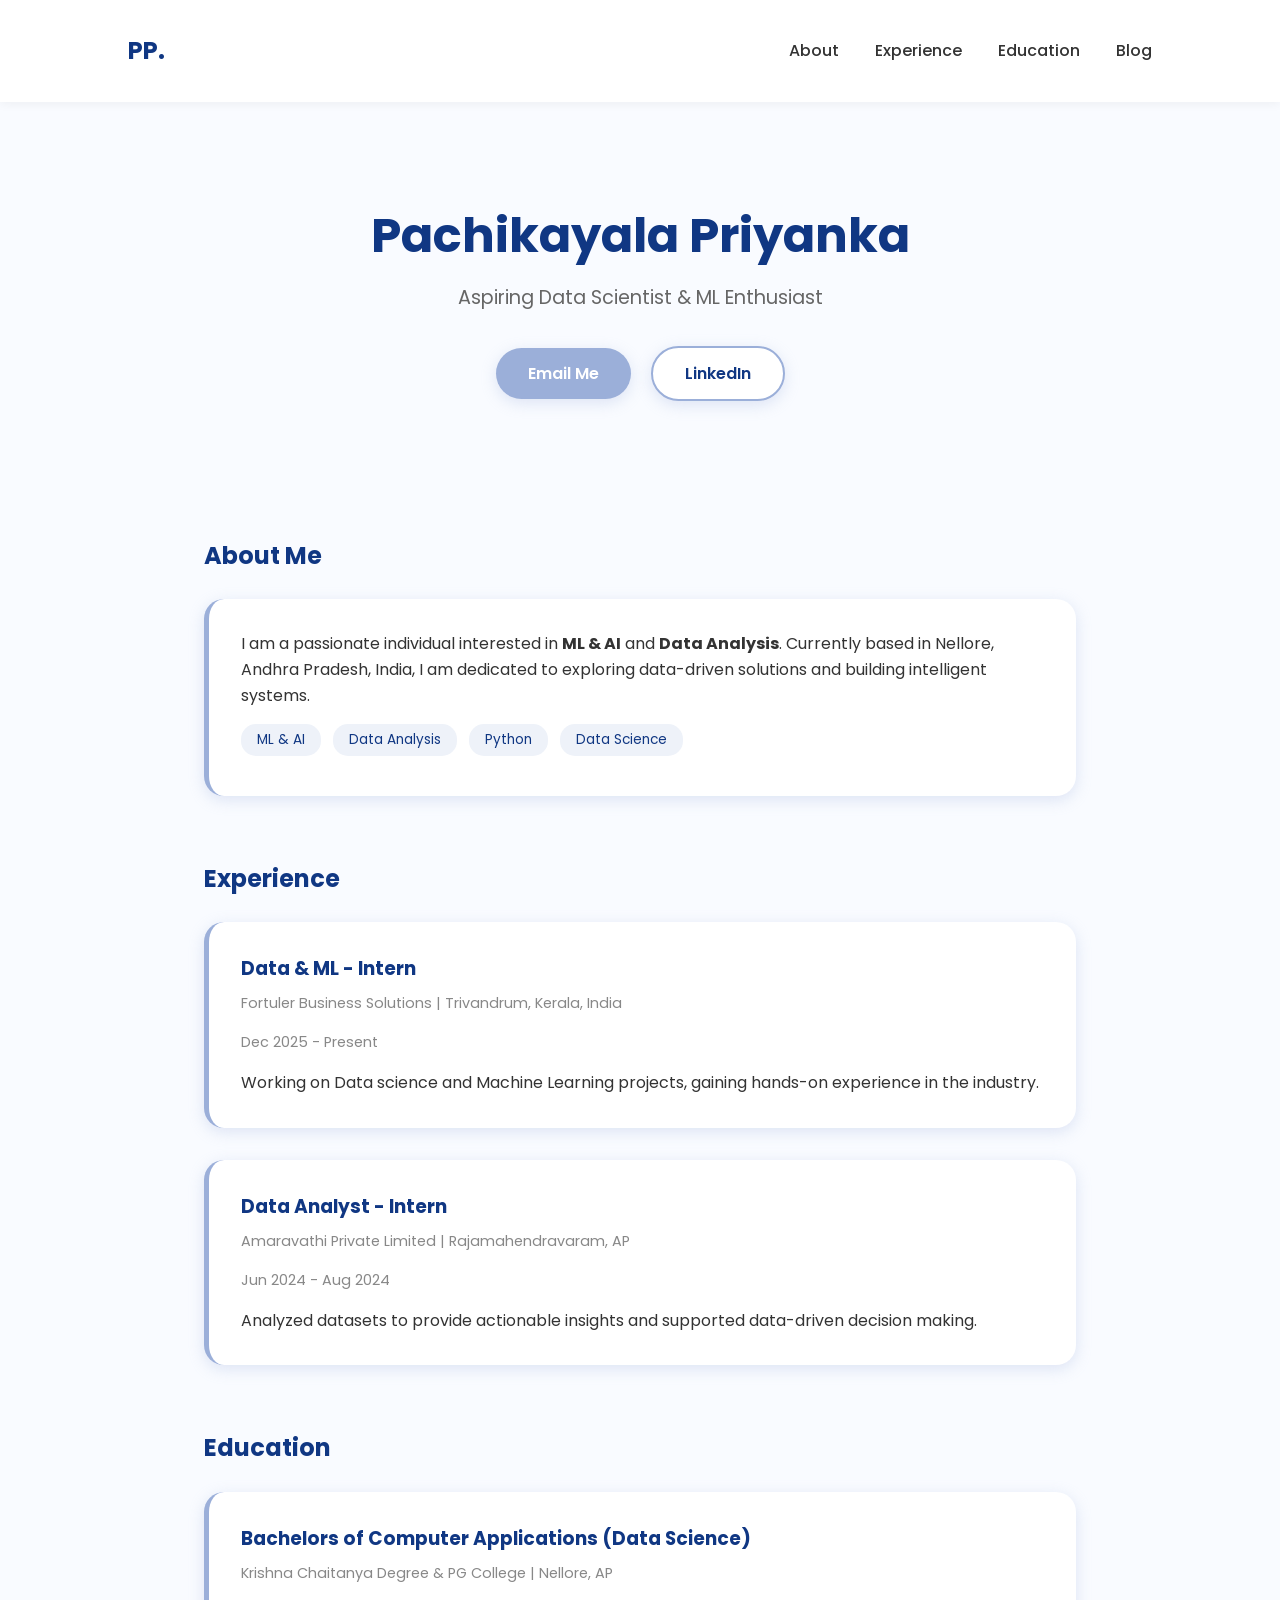
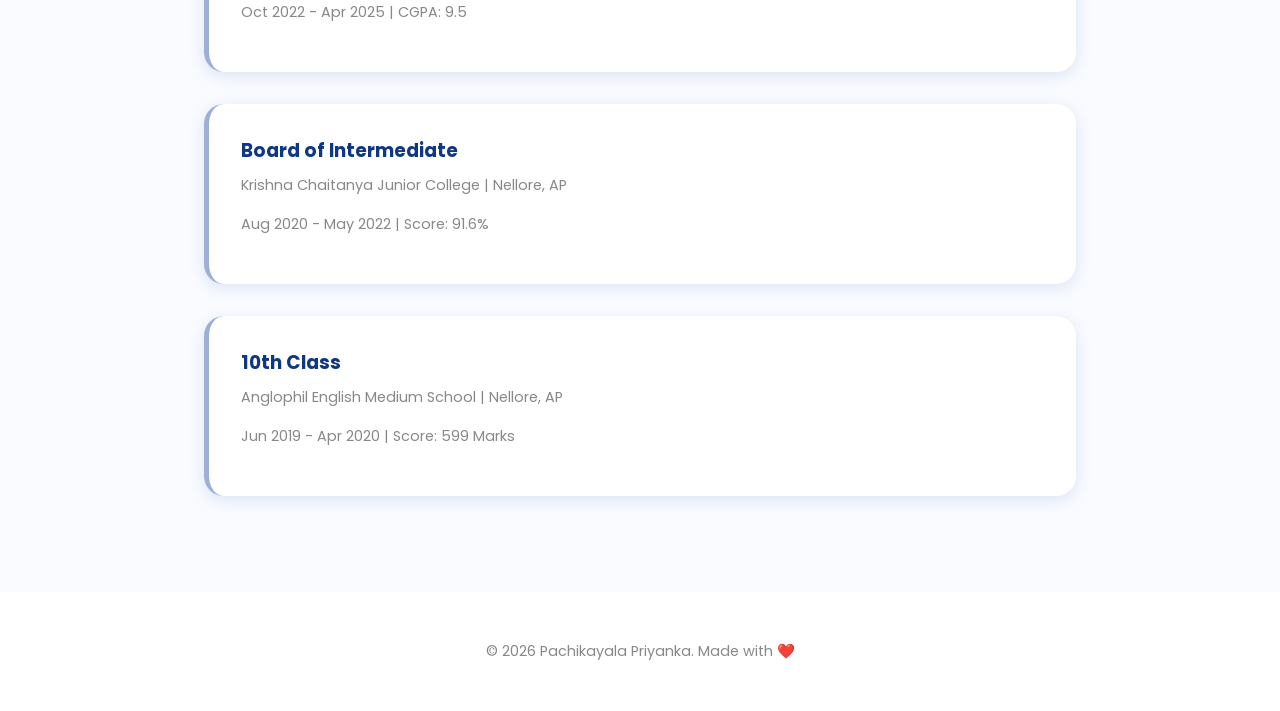
<file: index.html>
<!DOCTYPE html>
<html lang="en">
<head>
    <meta charset="UTF-8">
    <meta name="viewport" content="width=device-width, initial-scale=1.0">
    <title>Pachikayala Priyanka | Portfolio</title>
    <link href="https://fonts.googleapis.com/css2?family=Poppins:wght@300;400;500;600;700&display=swap" rel="stylesheet">
    <link rel="stylesheet" href="style.css">
</head>
<body>

<header>
    <a href="index.html" class="logo">PP.</a>
    <nav>
        <a href="#about">About</a>
        <a href="#experience">Experience</a>
        <a href="#education">Education</a>
        <a href="blog.html">Blog</a>
    </nav>
</header>

<div class="container">
    <section class="hero">
        <h1>Pachikayala Priyanka</h1>
        <p>Aspiring Data Scientist & ML Enthusiast</p>
        <div class="contact-links">
            <a href="mailto:pachikayalapriyanka@gmail.com" class="btn">Email Me</a>
            <a href="https://www.linkedin.com/in/ppriyankaa/" target="_blank" class="btn btn-secondary">LinkedIn</a>
        </div>
    </section>

    <section id="about">
        <h2>About Me</h2>
        <div class="card">
            <p>I am a passionate individual interested in <strong>ML & AI</strong> and <strong>Data Analysis</strong>. Currently based in Nellore, Andhra Pradesh, India, I am dedicated to exploring data-driven solutions and building intelligent systems.</p>
            <div style="margin-top: 1rem;">
                <span class="tag">ML & AI</span>
                <span class="tag">Data Analysis</span>
                <span class="tag">Python</span>
                <span class="tag">Data Science</span>
            </div>
        </div>
    </section>

    <section id="experience">
        <h2>Experience</h2>
        <div class="card">
            <h3>Data & ML - Intern</h3>
            <div class="meta">Fortuler Business Solutions | Trivandrum, Kerala, India</div>
            <div class="meta">Dec 2025 - Present</div>
            <p>Working on Data science and Machine Learning projects, gaining hands-on experience in the industry.</p>
        </div>
        <div class="card">
            <h3>Data Analyst - Intern</h3>
            <div class="meta">Amaravathi Private Limited | Rajamahendravaram, AP</div>
            <div class="meta">Jun 2024 - Aug 2024</div>
            <p>Analyzed datasets to provide actionable insights and supported data-driven decision making.</p>
        </div>
    </section>

    <section id="education">
        <h2>Education</h2>
        <div class="card">
            <h3>Bachelors of Computer Applications (Data Science)</h3>
            <div class="meta">Krishna Chaitanya Degree & PG College | Nellore, AP</div>
            <div class="meta">Oct 2022 - Apr 2025 | CGPA: 9.5</div>
        </div>
        <div class="card">
            <h3>Board of Intermediate</h3>
            <div class="meta">Krishna Chaitanya Junior College | Nellore, AP</div>
            <div class="meta">Aug 2020 - May 2022 | Score: 91.6%</div>
        </div>
        <div class="card">
            <h3>10th Class</h3>
            <div class="meta">Anglophil English Medium School | Nellore, AP</div>
            <div class="meta">Jun 2019 - Apr 2020 | Score: 599 Marks</div>
        </div>
    </section>
</div>

<footer>
    <p>&copy; 2026 Pachikayala Priyanka. Made with ❤️</p>
</footer>

</body>
</html>
</file>
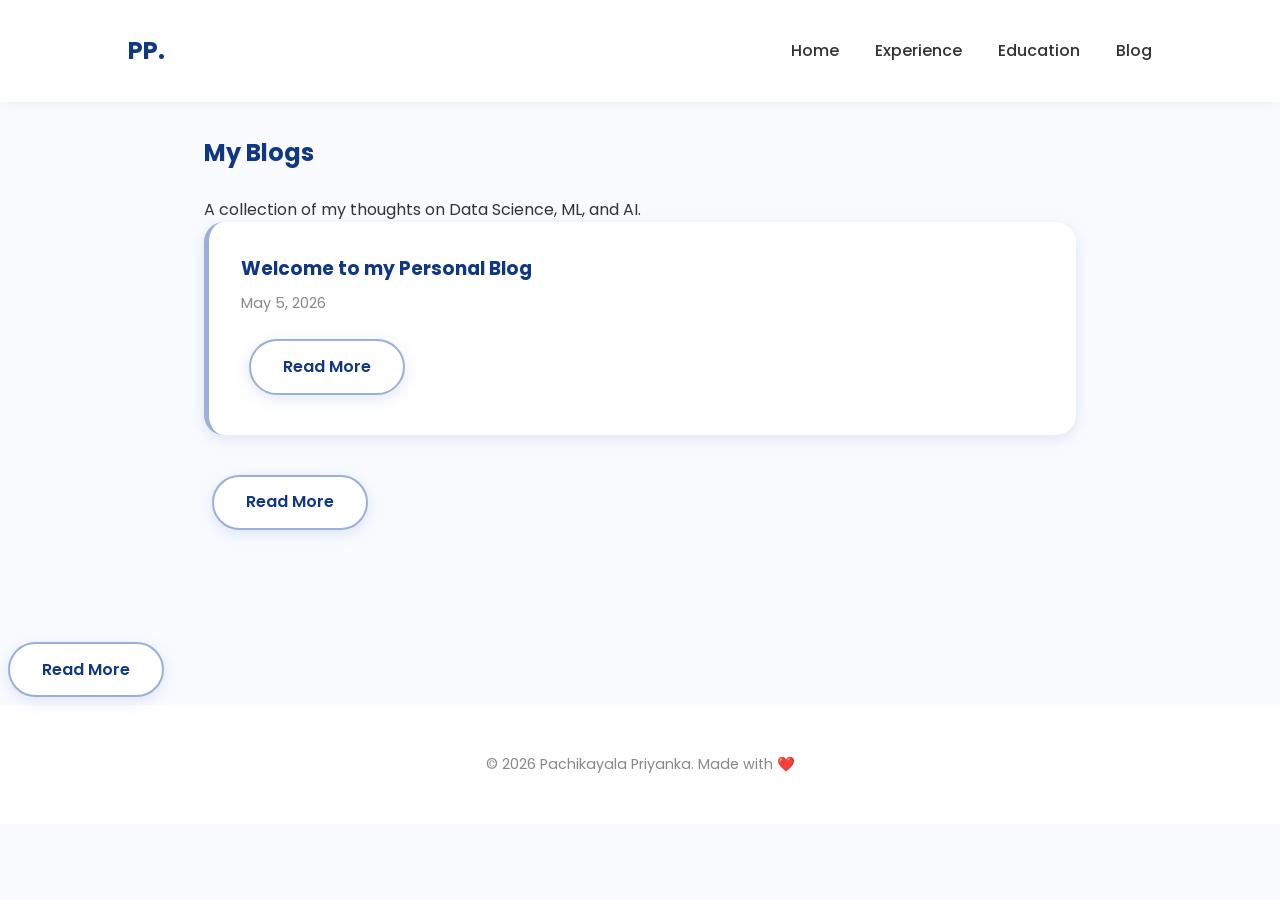
<file: blog.html>
<!DOCTYPE html>
<html lang="en">
<head>
    <meta charset="UTF-8">
    <meta name="viewport" content="width=device-width, initial-scale=1.0">
    <title>Blog | Pachikayala Priyanka</title>
    <link href="https://fonts.googleapis.com/css2?family=Poppins:wght@300;400;500;600;700&display=swap" rel="stylesheet">
    <link rel="stylesheet" href="style.css">
</head>
<body>

<header>
    <a href="index.html" class="logo">PP.</a>
    <nav>
        <a href="index.html">Home</a>
        <a href="index.html#experience">Experience</a>
        <a href="index.html#education">Education</a>
        <a href="blog.html">Blog</a>
    </nav>
</header>

<div class="container">
    <section>
        <h1>My Blogs</h1>
        <p>A collection of my thoughts on Data Science, ML, and AI.</p>
        
        <div id="blog-list">
        <div class="card">
            <h3><a href="blog/welcome.html" style="text-decoration: none; color: inherit;">Welcome to my Personal Blog</a></h3>
            <div class="meta">May 5, 2026</div>
            <a href="blog/welcome.html" class="btn btn-secondary">Read More</a>
        </div>
        </div>
            <a href="blog/welcome.html" class="btn btn-secondary">Read More</a>
        </div>
        </div>
            <a href="blog/welcome.html" class="btn btn-secondary">Read More</a>
        </div>
        </div>
    </section>
</div>

<footer>
    <p>&copy; 2026 Pachikayala Priyanka. Made with ❤️</p>
</footer>

</body>
</html>
</file>
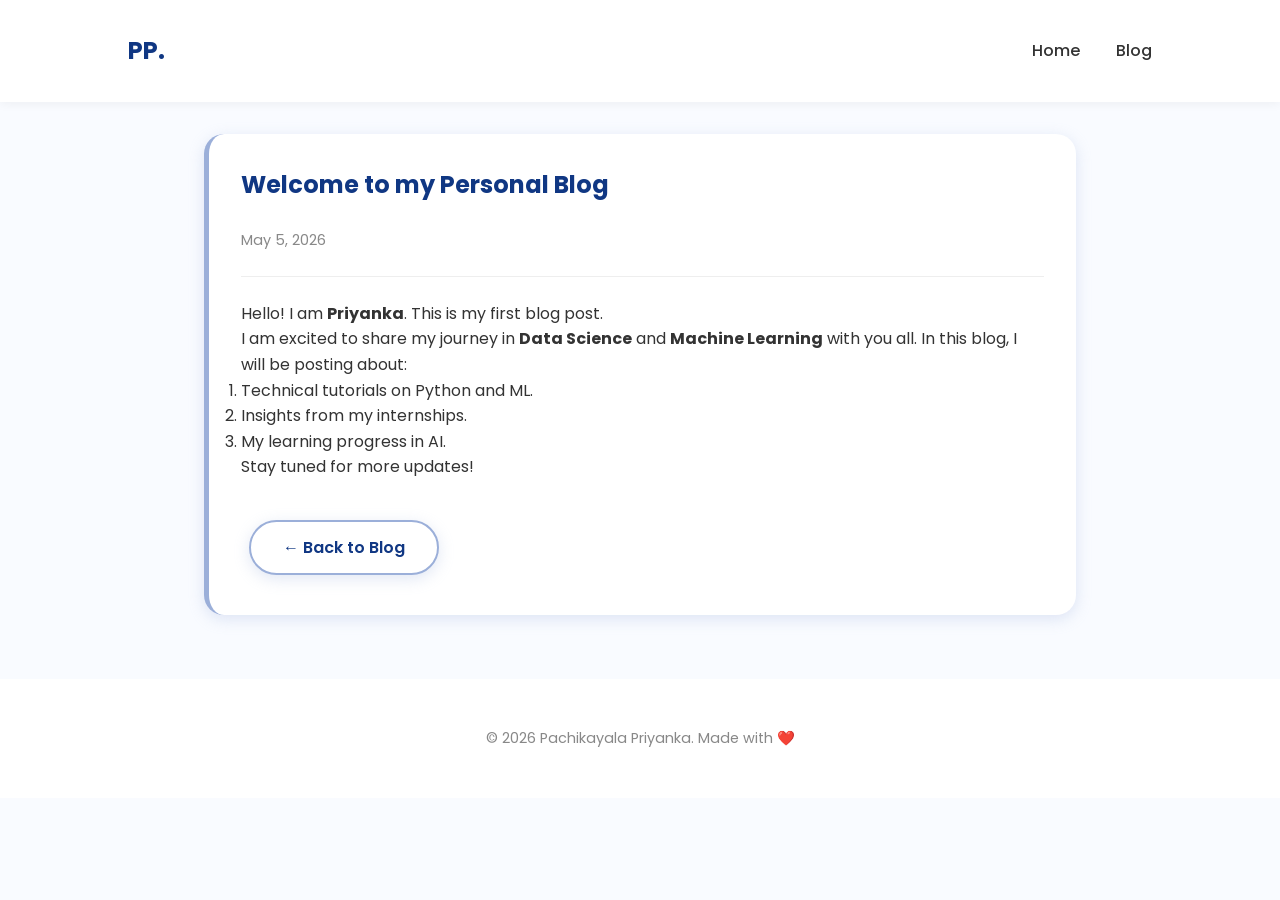
<file: blog/welcome.html>
<!DOCTYPE html>
<html lang="en">
<head>
    <meta charset="UTF-8">
    <meta name="viewport" content="width=device-width, initial-scale=1.0">
    <title>Welcome to my Personal Blog | Pachikayala Priyanka</title>
    <link href="https://fonts.googleapis.com/css2?family=Poppins:wght@300;400;500;600;700&display=swap" rel="stylesheet">
    <link rel="stylesheet" href="../style.css">
</head>
<body>

<header>
    <a href="../index.html" class="logo">PP.</a>
    <nav>
        <a href="../index.html">Home</a>
        <a href="../blog.html">Blog</a>
    </nav>
</header>

<div class="container">
    <article class="card">
        <h1>Welcome to my Personal Blog</h1>
        <div class="meta">May 5, 2026</div>
        <hr style="margin: 1.5rem 0; border: 0; border-top: 1px solid #eee;">
        <div class="blog-content">
            <p>Hello! I am <strong>Priyanka</strong>. This is my first blog post.</p>
<p>I am excited to share my journey in <strong>Data Science</strong> and <strong>Machine Learning</strong> with you all. In this blog, I will be posting about:</p>
<ol>
<li>Technical tutorials on Python and ML.</li>
<li>Insights from my internships.</li>
<li>My learning progress in AI.</li>
</ol>
<p>Stay tuned for more updates!</p>
        </div>
        <div style="margin-top: 2rem;">
            <a href="../blog.html" class="btn btn-secondary">← Back to Blog</a>
        </div>
    </article>
</div>

<footer>
    <p>&copy; 2026 Pachikayala Priyanka. Made with ❤️</p>
</footer>

</body>
</html>
</file>
<file: style.css>
:root {
    --primary-color: #9bafd9; /* Soft pastel blue */
    --secondary-color: #103783; /* Deep blue */
    --text-color: #333;
    --bg-color: #f9fbff;
    --white: #ffffff;
    --cute-shadow: 0 4px 15px rgba(155, 175, 217, 0.3);
    --transition: all 0.3s ease;
}

* {
    margin: 0;
    padding: 0;
    box-sizing: border-box;
}

body {
    font-family: 'Poppins', sans-serif;
    background-color: var(--bg-color);
    color: var(--text-color);
    line-height: 1.6;
}

header {
    background-color: var(--white);
    padding: 2rem 10%;
    display: flex;
    justify-content: space-between;
    align-items: center;
    box-shadow: 0 2px 10px rgba(0,0,0,0.05);
    position: sticky;
    top: 0;
    z-index: 1000;
}

.logo {
    font-size: 1.5rem;
    font-weight: 700;
    color: var(--secondary-color);
    text-decoration: none;
}

nav a {
    text-decoration: none;
    color: var(--text-color);
    margin-left: 2rem;
    font-weight: 500;
    transition: var(--transition);
}

nav a:hover {
    color: var(--secondary-color);
}

.container {
    max-width: 1000px;
    margin: 0 auto;
    padding: 2rem 5%;
}

section {
    margin-bottom: 4rem;
}

h1, h2, h3 {
    color: var(--secondary-color);
    margin-bottom: 1.5rem;
}

.hero {
    text-align: center;
    padding: 4rem 0;
}

.hero h1 {
    font-size: 3rem;
    margin-bottom: 0.5rem;
}

.hero p {
    font-size: 1.2rem;
    color: #666;
}

.contact-links {
    margin-top: 1.5rem;
}

/* Cute and Girly Buttons */
.btn {
    display: inline-block;
    padding: 0.8rem 2rem;
    background-color: var(--primary-color);
    color: var(--white);
    text-decoration: none;
    border-radius: 50px;
    font-weight: 600;
    box-shadow: var(--cute-shadow);
    transition: var(--transition);
    border: none;
    cursor: pointer;
    margin: 0.5rem;
}

.btn:hover {
    background-color: var(--secondary-color);
    transform: translateY(-3px);
    box-shadow: 0 6px 20px rgba(16, 55, 131, 0.4);
}

.btn-secondary {
    background-color: var(--white);
    color: var(--secondary-color);
    border: 2px solid var(--primary-color);
}

.btn-secondary:hover {
    background-color: var(--primary-color);
    color: var(--white);
}

/* Cards for Experience and Education */
.card {
    background: var(--white);
    padding: 2rem;
    border-radius: 20px;
    box-shadow: var(--cute-shadow);
    margin-bottom: 2rem;
    border-left: 5px solid var(--primary-color);
    transition: var(--transition);
}

.card:hover {
    transform: scale(1.02);
}

.card h3 {
    margin-bottom: 0.5rem;
}

.card .meta {
    font-size: 0.9rem;
    color: #888;
    margin-bottom: 1rem;
}

.tag {
    display: inline-block;
    background: #eef2f9;
    padding: 0.3rem 1rem;
    border-radius: 15px;
    font-size: 0.85rem;
    margin-right: 0.5rem;
    margin-bottom: 0.5rem;
    color: var(--secondary-color);
}

footer {
    text-align: center;
    padding: 3rem;
    background: var(--white);
    color: #888;
    font-size: 0.9rem;
}

@media (max-width: 768px) {
    header {
        flex-direction: column;
        padding: 1rem;
    }
    nav {
        margin-top: 1rem;
    }
    nav a {
        margin: 0 1rem;
    }
    .hero h1 {
        font-size: 2.2rem;
    }
}
</file>
